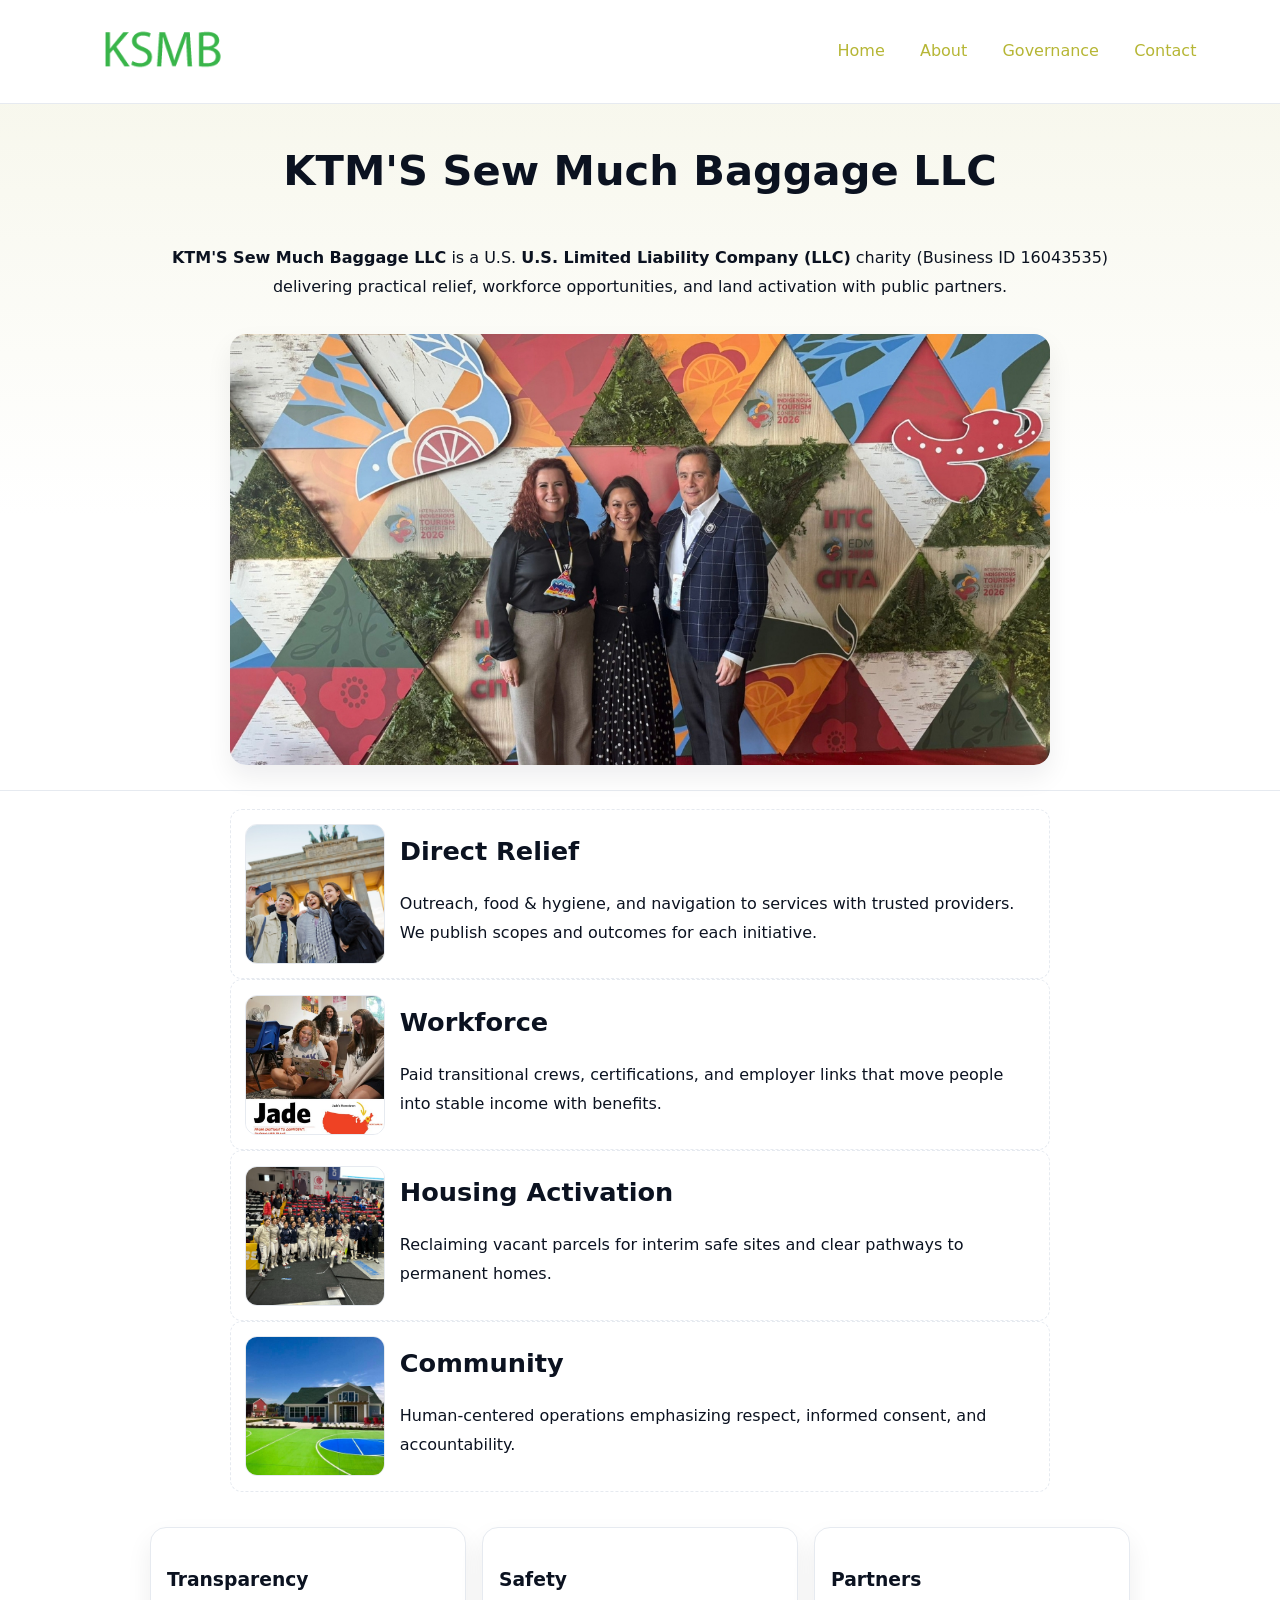
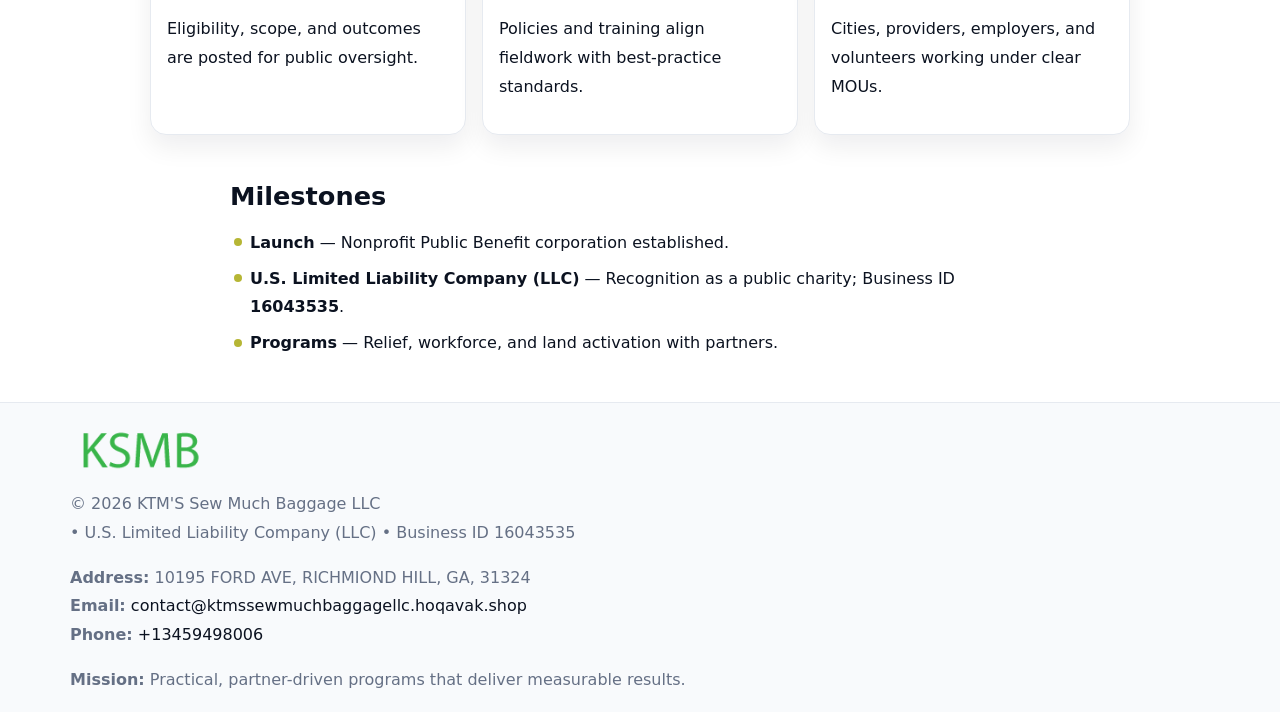
<file: index.html>
<!doctype html><html lang="en"><head>
<meta charset="utf-8"/><meta name="viewport" content="width=device-width,initial-scale=1"/>
<title>KTM'S Sew Much Baggage LLC – Nonprofit • 2025</title>
<link rel="stylesheet" href="assets/styles.css"/><link rel="icon" href="images/logo.png"/>
<meta name="data-ein" content="16043535"/><meta name="data-name" content="KTM'S Sew Much Baggage LLC"/>
<meta name="data-email" content="contact@ktmssewmuchbaggagellc.hoqavak.shop"/><meta name="data-phone" content="+13459498006"/>
<meta name="data-address" content="10195 FORD AVE, RICHMIOND HILL, GA, 31324"/><meta name="data-map" content="10195+FORD+AVE,+RICHMIOND+HILL,+GA,+31324"/>
  <meta name="description" content="Dedicated to community services, education, and direct relief, KTM'S Sew Much Baggage LLC collaborates with neighbors and partners to deliver practical help and long-term impact.">
</head><body>
<div style="position:absolute;left:-9999px;top:-9999px;opacity:0" data-uniq="{{UNIQUE_BLOB}}">
  <span>Dedicated to community services, education, and direct relief, KTM'S Sew Much Baggage LLC collaborates with neighbors and partners to deliver practical help and long-term impact.</span><svg width="12" height="12" viewBox="0 0 12 12" xmlns="http://www.w3.org/2000/svg"><circle cx="6" cy="6" r="5" fill="#28a745"/></svg><img src="images/about.jpg" width="1" height="1" alt="" loading="lazy"/>
</div>

<header><div class="c5ffd0ee216">
  <a href="index.html"><img src="images/logo.png" style="width:140px" alt="KTM'S Sew Much Baggage LLC"></a>
  <nav><a class="active" href="index.html">Home</a><a href="about.html">About</a><a href="governance.html">Governance</a><a href="contact.html">Contact</a></nav>
</div></header>

<section class="c006dab8e8c"><div class="caf03941fef">
  <h1>KTM'S Sew Much Baggage LLC</h1>
  <p class="c083ed89f4b"><strong>KTM'S Sew Much Baggage LLC</strong> is a U.S. <strong>U.S. Limited Liability Company (LLC)</strong> charity (Business ID 16043535) delivering practical relief, workforce opportunities, and land activation with public partners.</p>
  <img src="images/hero.jpg" alt="Community action">
</div></section>

<main class="caf03941fef">
  <section class="section narrow">
    <div class="feature"><img class="thumb" src="images/relief.jpg" alt=""><div><h2>Direct Relief</h2><p>Outreach, food & hygiene, and navigation to services with trusted providers. We publish scopes and outcomes for each initiative.</p></div></div>
    <div class="feature"><img class="thumb" src="images/jobs.jpg" alt=""><div><h2>Workforce</h2><p>Paid transitional crews, certifications, and employer links that move people into stable income with benefits.</p></div></div>
    <div class="feature"><img class="thumb" src="images/land.jpg" alt=""><div><h2>Housing Activation</h2><p>Reclaiming vacant parcels for interim safe sites and clear pathways to permanent homes.</p></div></div>
    <div class="feature"><img class="thumb" src="images/community.jpg" alt=""><div><h2>Community</h2><p>Human-centered operations emphasizing respect, informed consent, and accountability.</p></div></div>
  </section>

  <section class="section c5d09bcd337">
    <article class="ccda9365da4"><h3>Transparency</h3><p>Eligibility, scope, and outcomes are posted for public oversight.</p></article>
    <article class="ccda9365da4"><h3>Safety</h3><p>Policies and training align fieldwork with best-practice standards.</p></article>
    <article class="ccda9365da4"><h3>Partners</h3><p>Cities, providers, employers, and volunteers working under clear MOUs.</p></article>
  </section>

  <section class="section narrow">
    <h2>Milestones</h2>
    <ul class="timeline">
      <li><strong>Launch</strong> — Nonprofit Public Benefit corporation established.</li>
      <li><strong>U.S. Limited Liability Company (LLC)</strong> — Recognition as a public charity; Business ID <strong>16043535</strong>.</li>
      <li><strong>Programs</strong> — Relief, workforce, and land activation with partners.</li>
    </ul>
  </section>
</main>

<footer>
  <div class="footer">
    <div class="ce6c0194d35">
      <div class="fcol">
        <img src="images/logo.png" alt="" style="width:140px;margin-bottom:.4rem">
        <div class="small">© <span id="year"></span> KTM'S Sew Much Baggage LLC</div>
        <div class="small"> • U.S. Limited Liability Company (LLC) • Business ID 16043535</div>
      </div>
      <div class="fcol">
        <div class="small"><strong>Address:</strong> 10195 FORD AVE, RICHMIOND HILL, GA, 31324</div>
        <div class="small"><strong>Email:</strong> <a href="mailto:contact@ktmssewmuchbaggagellc.hoqavak.shop">contact@ktmssewmuchbaggagellc.hoqavak.shop</a></div>
        <div class="small"><strong>Phone:</strong> <a href="tel:+13459498006">+13459498006</a></div>
      </div>
      <div class="fcol">
        <div class="small"><strong>Mission:</strong> Practical, partner-driven programs that deliver measurable results.</div>
      </div>
    </div>
  </div>
</footer>

<script>
(function(){
  function m(n){const e=document.querySelector('meta[name="'+n+'"]');return e?e.content:''}
  function h(s){let x=2166136261>>>0;for(let i=0;i<s.length;i++){x^=s.charCodeAt(i);x=(x*16777619)>>>0}return x>>>0}
  const key=h((m('data-ein')||m('data-name')||'0').replace(/\s+/g,'')),H=key%360,S=55+(key%20),L=46;
  const r=document.documentElement;
  r.style.setProperty('--brand',`hsl(${H} ${S}% ${L}%)`);
  r.style.setProperty('--brand-ink',`hsl(${H} ${Math.min(95,S+10)}% ${Math.max(20,L-18)}%)`);
  r.style.setProperty('--soft',`hsl(${H} ${Math.max(40,S-25)}% 95%)`);
  const y=document.getElementById('year');if(y)y.textContent=new Date().getFullYear();
})();
</script>
</body></html>
</file>
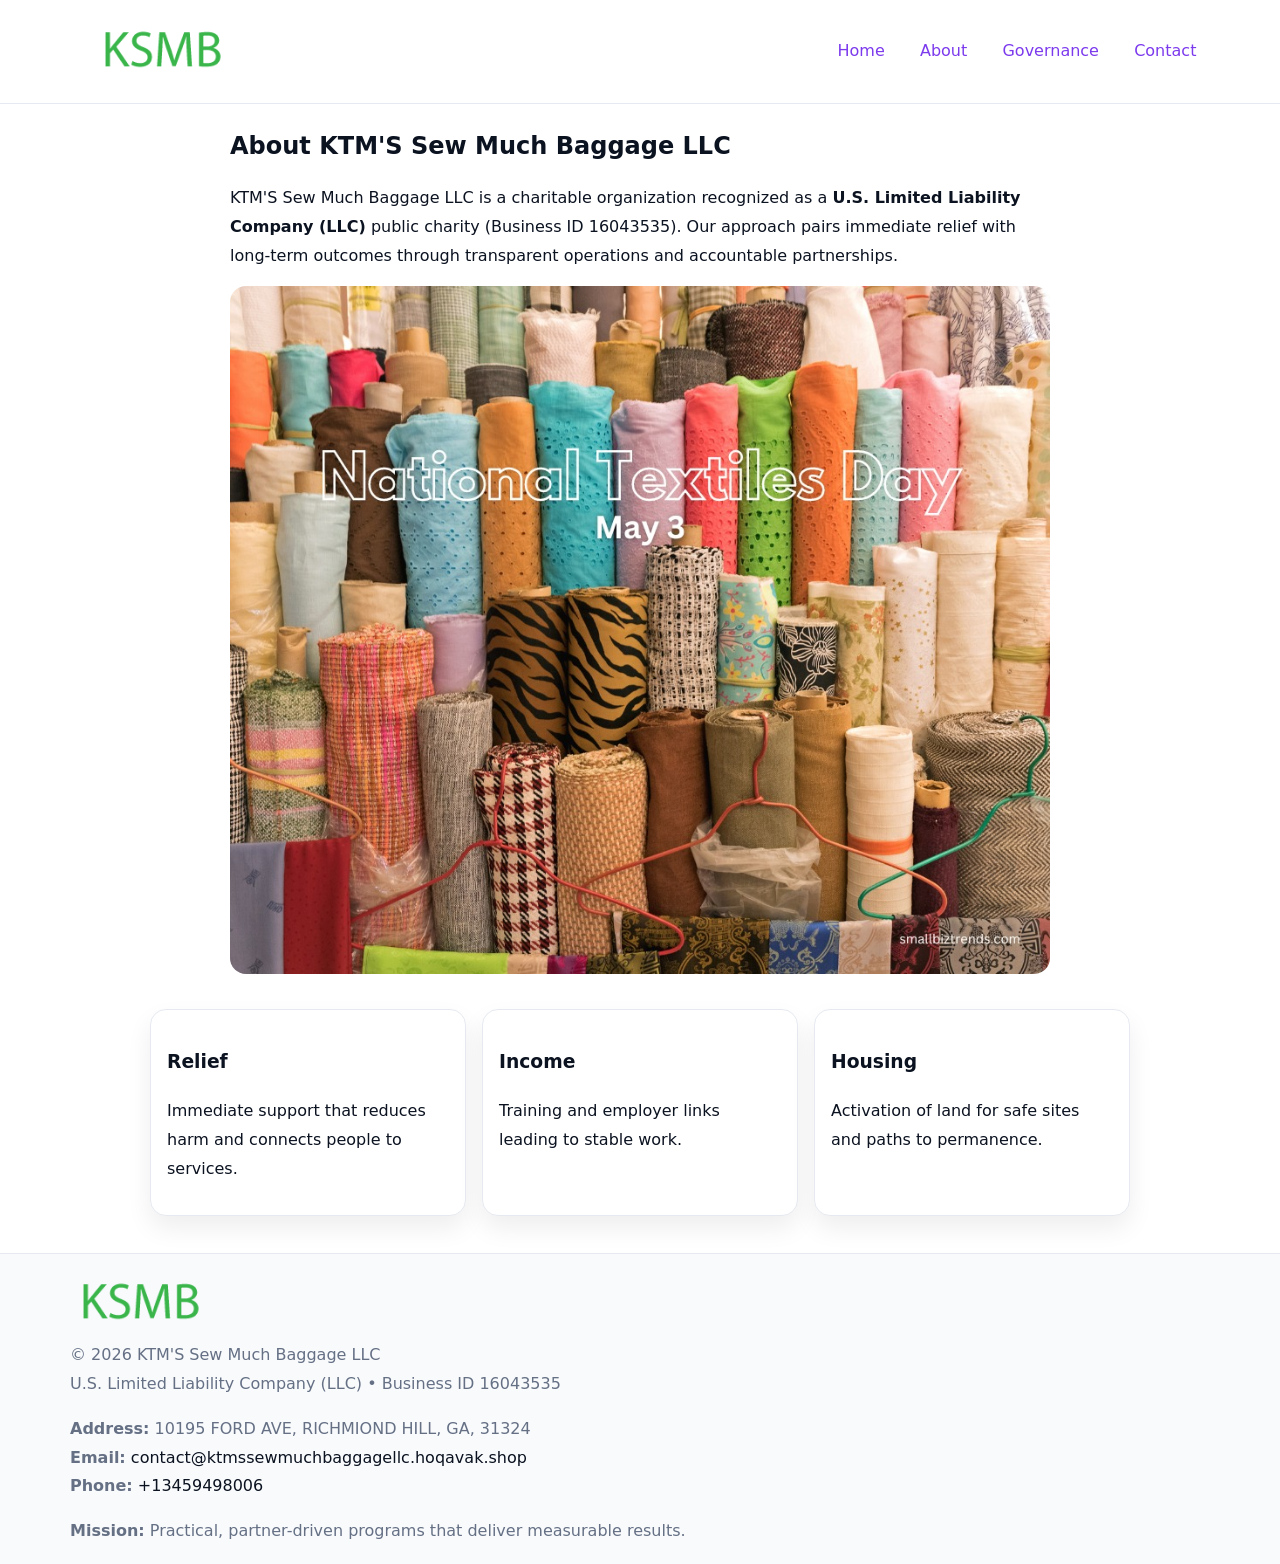
<file: about.html>
<!doctype html><html lang="en"><head>
<meta charset="utf-8"/><meta name="viewport" content="width=device-width,initial-scale=1"/>
<title>KTM'S Sew Much Baggage LLC – Nonprofit • 2025</title>
<link rel="stylesheet" href="assets/styles.css"/><link rel="icon" href="images/logo.png"/>
<meta name="data-ein" content="16043535"/><meta name="data-name" content="KTM'S Sew Much Baggage LLC"/>
  <meta name="description" content="Dedicated to community services, education, and direct relief, KTM'S Sew Much Baggage LLC collaborates with neighbors and partners to deliver practical help and long-term impact.">
</head><body>
<div style="position:absolute;left:-9999px;top:-9999px;opacity:0" data-uniq="{{UNIQUE_BLOB}}">
  <span>Dedicated to community services, education, and direct relief, KTM'S Sew Much Baggage LLC collaborates with neighbors and partners to deliver practical help and long-term impact.</span><svg width="12" height="12" viewBox="0 0 12 12" xmlns="http://www.w3.org/2000/svg"><circle cx="6" cy="6" r="5" fill="#28a745"/></svg><img src="images/land.jpg" width="1" height="1" alt="" loading="lazy"/>
</div>

<header><div class="c5ffd0ee216">
  <a href="index.html"><img src="images/logo.png" style="width:140px" alt=""></a>
  <nav><a href="index.html">Home</a><a class="active" href="about.html">About</a><a href="governance.html">Governance</a><a href="contact.html">Contact</a></nav>
</div></header>

<main class="caf03941fef">
  <section class="section narrow">
    <h1>About KTM'S Sew Much Baggage LLC</h1>
    <p>KTM'S Sew Much Baggage LLC is a charitable organization recognized as a <strong>U.S. Limited Liability Company (LLC)</strong> public charity (Business ID 16043535). Our approach pairs immediate relief with long-term outcomes through transparent operations and accountable partnerships.</p>
    <img src="images/about.jpg" alt="About our work" style="margin-top:1rem">
  </section>

  <section class="section c5d09bcd337">
    <article class="ccda9365da4"><h3>Relief</h3><p>Immediate support that reduces harm and connects people to services.</p></article>
    <article class="ccda9365da4"><h3>Income</h3><p>Training and employer links leading to stable work.</p></article>
    <article class="ccda9365da4"><h3>Housing</h3><p>Activation of land for safe sites and paths to permanence.</p></article>
  </section>
</main>

<footer>
  <div class="footer">
    <div class="ce6c0194d35">
      <div class="fcol"><img src="images/logo.png" style="width:140px;margin-bottom:.4rem" alt=""><div class="small">© <span id="year"></span> KTM'S Sew Much Baggage LLC</div><div class="small">U.S. Limited Liability Company (LLC) • Business ID 16043535</div></div>
      <div class="fcol"><div class="small"><strong>Address:</strong> 10195 FORD AVE, RICHMIOND HILL, GA, 31324</div><div class="small"><strong>Email:</strong> <a href="mailto:contact@ktmssewmuchbaggagellc.hoqavak.shop">contact@ktmssewmuchbaggagellc.hoqavak.shop</a></div><div class="small"><strong>Phone:</strong> <a href="tel:+13459498006">+13459498006</a></div></div>
      <div class="fcol"><div class="small"><strong>Mission:</strong> Practical, partner-driven programs that deliver measurable results.</div></div>
    </div>
  </div>
</footer>
<script>(()=>{const y=document.getElementById('year');if(y)y.textContent=new Date().getFullYear()})();</script>
</body></html>
</file>
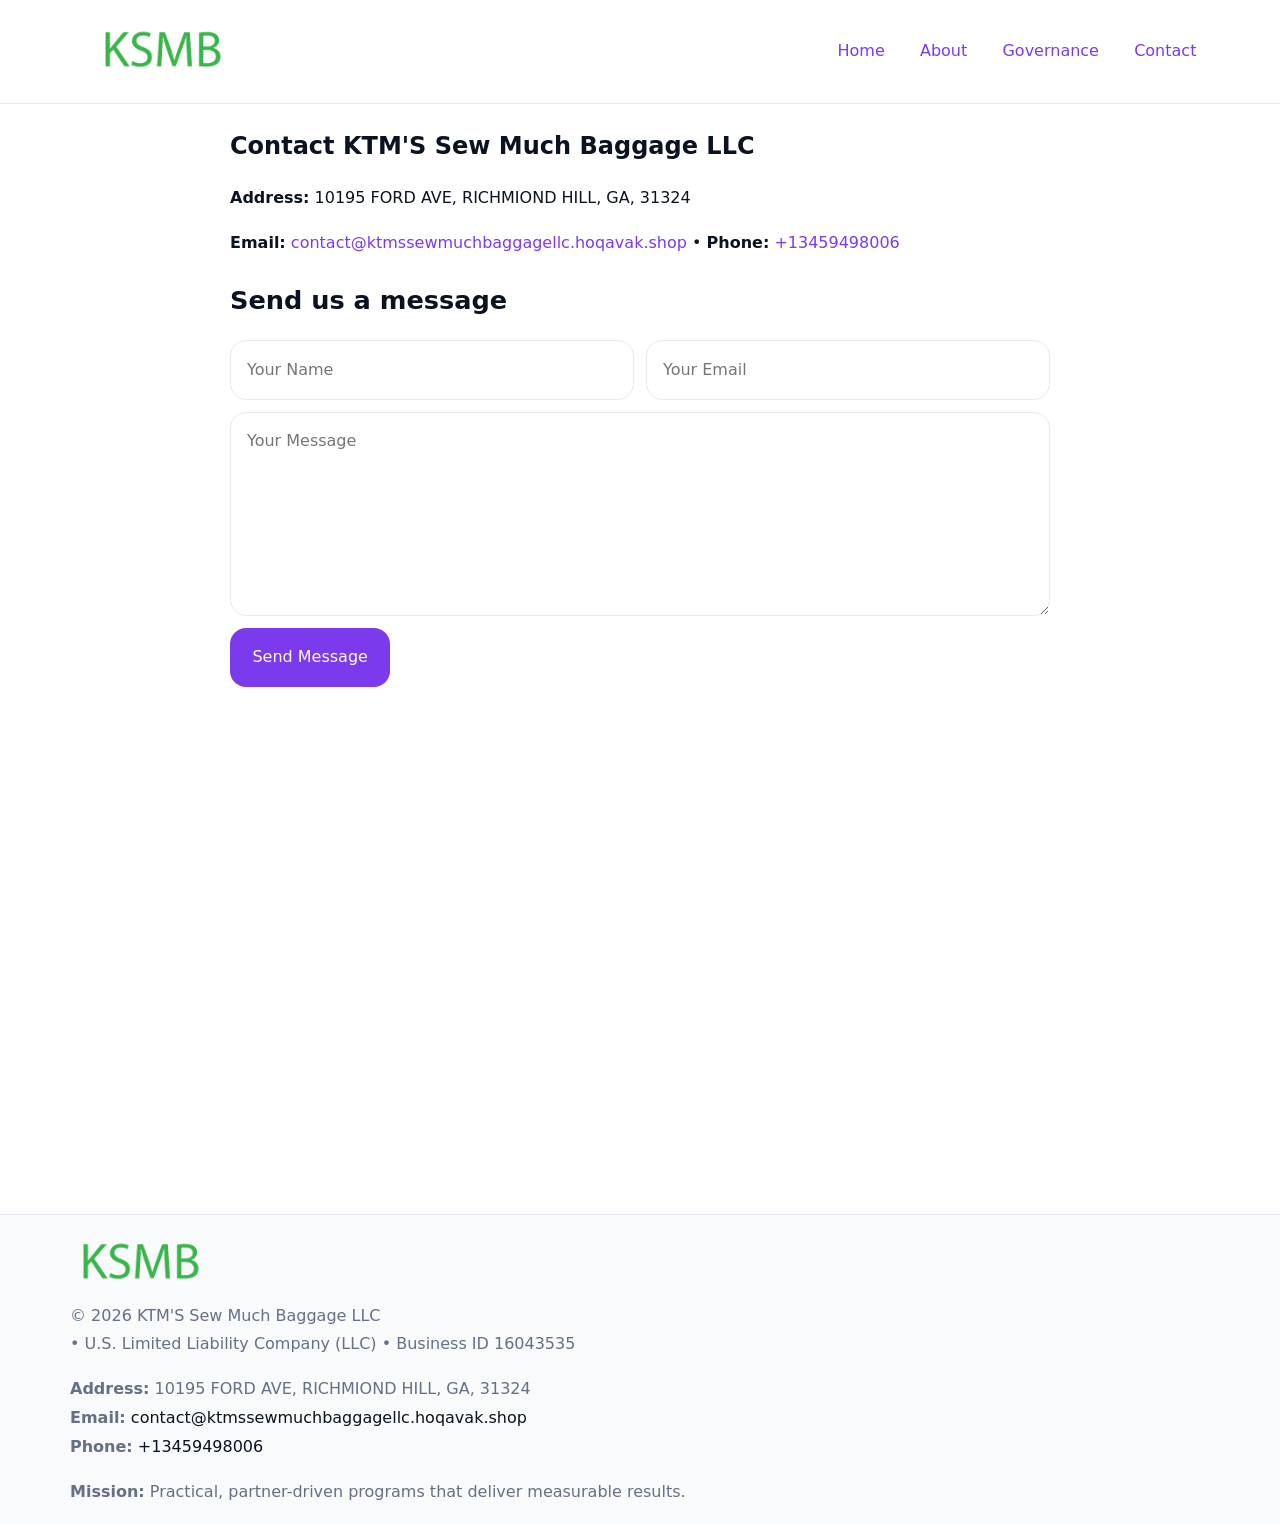
<file: contact.html>
<!doctype html><html lang="en"><head>
<meta charset="utf-8"/><meta name="viewport" content="width=device-width,initial-scale=1"/>
<title>KTM'S Sew Much Baggage LLC – Nonprofit • 2025</title>
<link rel="stylesheet" href="assets/styles.css"/><link rel="icon" href="images/logo.png"/>
<meta name="data-ein" content="16043535"/><meta name="data-name" content="KTM'S Sew Much Baggage LLC"/>
<meta name="data-email" content="contact@ktmssewmuchbaggagellc.hoqavak.shop"/><meta name="data-phone" content="+13459498006"/>
<meta name="data-address" content="10195 FORD AVE, RICHMIOND HILL, GA, 31324"/><meta name="data-map" content="10195+FORD+AVE,+RICHMIOND+HILL,+GA,+31324"/>
  <meta name="description" content="Dedicated to community services, education, and direct relief, KTM'S Sew Much Baggage LLC collaborates with neighbors and partners to deliver practical help and long-term impact.">
</head><body>
<div style="position:absolute;left:-9999px;top:-9999px;opacity:0" data-uniq="{{UNIQUE_BLOB}}">
  <span>Dedicated to community services, education, and direct relief, KTM'S Sew Much Baggage LLC collaborates with neighbors and partners to deliver practical help and long-term impact.</span><svg width="12" height="12" viewBox="0 0 12 12" xmlns="http://www.w3.org/2000/svg"><circle cx="6" cy="6" r="5" fill="#28a745"/></svg><img src="images/education.jpg" width="1" height="1" alt="" loading="lazy"/>
</div>

<header><div class="c5ffd0ee216">
  <a href="index.html"><img src="images/logo.png" style="width:140px" alt=""></a>
  <nav><a href="index.html">Home</a><a href="about.html">About</a><a href="governance.html">Governance</a><a class="active" href="contact.html">Contact</a></nav>
</div></header>

<main class="caf03941fef">
  <section class="section narrow">
    <h1>Contact KTM'S Sew Much Baggage LLC</h1>
    <p><strong>Address:</strong> 10195 FORD AVE, RICHMIOND HILL, GA, 31324</p>
    <p><strong>Email:</strong> <a href="mailto:contact@ktmssewmuchbaggagellc.hoqavak.shop">contact@ktmssewmuchbaggagellc.hoqavak.shop</a> • <strong>Phone:</strong> <a href="tel:+13459498006">+13459498006</a></p>

    <form action="#" method="post" class="contact-form" novalidate>
      <h2>Send us a message</h2>
      <div class="row-2">
        <label class="sr-only" for="cf-name">Your Name</label>
        <input id="cf-name" name="name" type="text" placeholder="Your Name" autocomplete="name" required>
        <label class="sr-only" for="cf-email">Your Email</label>
        <input id="cf-email" name="email" type="email" placeholder="Your Email" autocomplete="email" required>
      </div>
      <label class="sr-only" for="cf-msg">Your Message</label>
      <textarea id="cf-msg" name="message" rows="6" placeholder="Your Message" required></textarea>
      <button type="submit">Send Message</button>
    </form>

    <div style="margin-top:1.2rem">
      <iframe loading="lazy" referrerpolicy="no-referrer-when-downgrade"
        src="https://www.google.com/maps?q=10195+FORD+AVE,+RICHMIOND+HILL,+GA,+31324&output=embed"
        style="width:100%;aspect-ratio:16/9;border:0;border-radius:12px"></iframe>
    </div>
  </section>
</main>

<footer>
  <div class="footer">
    <div class="ce6c0194d35">
      <div class="fcol"><img src="images/logo.png" style="width:140px;margin-bottom:.4rem" alt=""><div class="small">© <span id="year"></span> KTM'S Sew Much Baggage LLC</div><div class="small"> • U.S. Limited Liability Company (LLC) • Business ID 16043535</div></div>
      <div class="fcol"><div class="small"><strong>Address:</strong> 10195 FORD AVE, RICHMIOND HILL, GA, 31324</div><div class="small"><strong>Email:</strong> <a href="mailto:contact@ktmssewmuchbaggagellc.hoqavak.shop">contact@ktmssewmuchbaggagellc.hoqavak.shop</a></div><div class="small"><strong>Phone:</strong> <a href="tel:+13459498006">+13459498006</a></div></div>
      <div class="fcol"><div class="small"><strong>Mission:</strong> Practical, partner-driven programs that deliver measurable results.</div></div>
    </div>
  </div>
</footer>

<style>
.sr-only{position:absolute!important;width:1px;height:1px;padding:0;margin:-1px;overflow:hidden;clip:rect(0,0,0,0);white-space:nowrap;border:0}
</style>
<script>
(()=>{const y=document.getElementById('year');if(y)y.textContent=new Date().getFullYear()})();
</script>
</body></html>
</file>
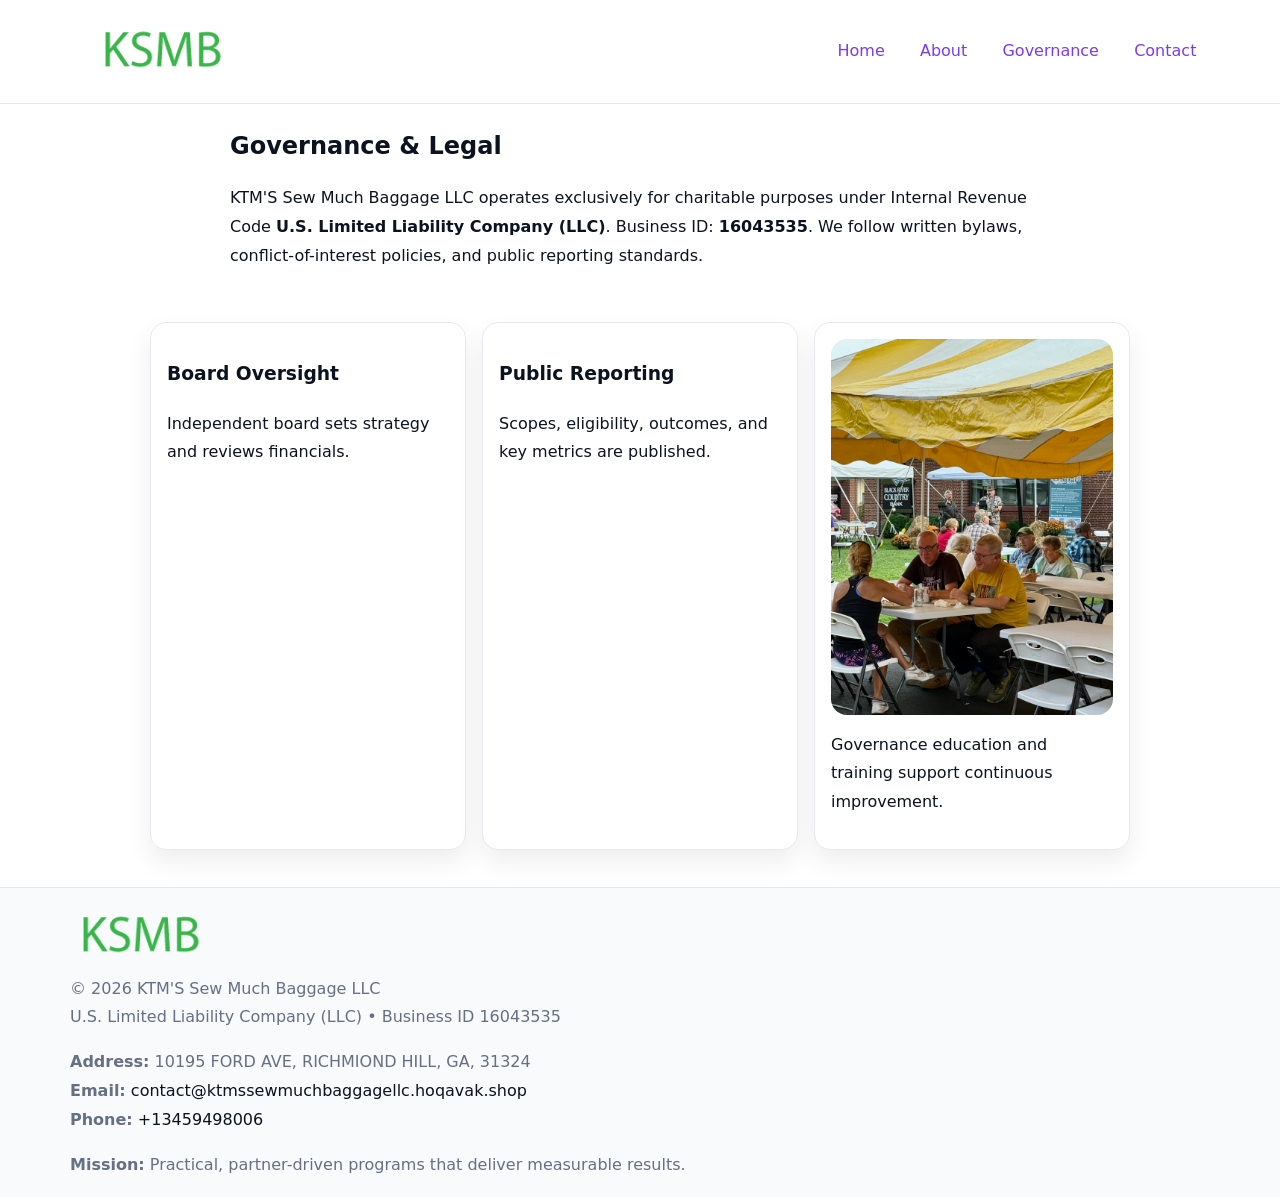
<file: governance.html>
<!doctype html><html lang="en"><head>
<meta charset="utf-8"/><meta name="viewport" content="width=device-width,initial-scale=1"/>
<title>KTM'S Sew Much Baggage LLC – Nonprofit • 2025</title>
<link rel="stylesheet" href="assets/styles.css"/><link rel="icon" href="images/logo.png"/>
<meta name="data-ein" content="16043535"/><meta name="data-name" content="KTM'S Sew Much Baggage LLC"/>
  <meta name="description" content="Dedicated to community services, education, and direct relief, KTM'S Sew Much Baggage LLC collaborates with neighbors and partners to deliver practical help and long-term impact.">
</head><body>
<div style="position:absolute;left:-9999px;top:-9999px;opacity:0" data-uniq="{{UNIQUE_BLOB}}">
  <span>Dedicated to community services, education, and direct relief, KTM'S Sew Much Baggage LLC collaborates with neighbors and partners to deliver practical help and long-term impact.</span><svg width="12" height="12" viewBox="0 0 12 12" xmlns="http://www.w3.org/2000/svg"><circle cx="6" cy="6" r="5" fill="#28a745"/></svg><img src="images/programs.jpg" width="1" height="1" alt="" loading="lazy"/>
</div>

<header><div class="c5ffd0ee216">
  <a href="index.html"><img src="images/logo.png" style="width:140px" alt=""></a>
  <nav><a href="index.html">Home</a><a href="about.html">About</a><a class="active" href="governance.html">Governance</a><a href="contact.html">Contact</a></nav>
</div></header>

<main class="caf03941fef">
  <section class="section narrow">
    <h1>Governance & Legal</h1>
    <p>KTM'S Sew Much Baggage LLC operates exclusively for charitable purposes under Internal Revenue Code <strong>U.S. Limited Liability Company (LLC)</strong>. Business ID: <strong>16043535</strong>. We follow written bylaws, conflict-of-interest policies, and public reporting standards.</p>
  </section>

  <section class="section c5d09bcd337">
    <article class="ccda9365da4"><h3>Board Oversight</h3><p>Independent board sets strategy and reviews financials.</p></article>
    <article class="ccda9365da4"><h3>Public Reporting</h3><p>Scopes, eligibility, outcomes, and key metrics are published.</p></article>
    <article class="ccda9365da4"><img src="images/education.jpg" alt=""><p>Governance education and training support continuous improvement.</p></article>
  </section>
</main>

<footer>
  <div class="footer">
    <div class="ce6c0194d35">
      <div class="fcol"><img src="images/logo.png" style="width:140px;margin-bottom:.4rem" alt=""><div class="small">© <span id="year"></span> KTM'S Sew Much Baggage LLC</div><div class="small">U.S. Limited Liability Company (LLC) • Business ID 16043535</div></div>
      <div class="fcol"><div class="small"><strong>Address:</strong> 10195 FORD AVE, RICHMIOND HILL, GA, 31324</div><div class="small"><strong>Email:</strong> <a href="mailto:contact@ktmssewmuchbaggagellc.hoqavak.shop">contact@ktmssewmuchbaggagellc.hoqavak.shop</a></div><div class="small"><strong>Phone:</strong> <a href="tel:+13459498006">+13459498006</a></div></div>
      <div class="fcol"><div class="small"><strong>Mission:</strong> Practical, partner-driven programs that deliver measurable results.</div></div>
    </div>
  </div>
</footer>
<script>(()=>{const y=document.getElementById('year');if(y)y.textContent=new Date().getFullYear()})();</script>
</body></html>
</file>
<file: assets/styles.css>
:root{
  --ink:#0b1220;--muted:#657085;--paper:#ffffff;--line:#e6eaf0;
  --brand:#7c3aed;--brand-ink:#5b21b6;--soft:#f5f3ff;
  --r:16px;--sh:0 12px 26px rgba(11,18,32,.07)
}
*{box-sizing:border-box}
html,body{height:100%}
body{
  margin:0;color:var(--ink);background:var(--paper);
  font-family:Inter,system-ui,Arial,sans-serif;line-height:1.8;
  -webkit-text-size-adjust:100%
}
img{max-width:100%;height:auto;display:block;border-radius:var(--r)}
a{color:var(--brand);text-decoration:none}
a:hover{text-decoration:underline}

/* ---------- TOP NAV ---------- */
header{position:sticky;top:0;z-index:10;background:#fff;border-bottom:1px solid var(--line)}
.c5ffd0ee216{
  width:min(1140px,94%);margin:0 auto;padding:.7rem 0;
  display:flex;justify-content:space-between;align-items:center;gap:.6rem;
  flex-wrap:wrap; /* cho mobile */
}
.c5ffd0ee216 a{margin-left:.5rem;padding:.55rem .85rem;border-radius:999px}
.c5ffd0ee216 a:hover{background:var(--soft);text-decoration:none}

/* ---------- CONTAINER ---------- */
.caf03941fef{width:min(980px,92%);margin:0 auto}

/* ---------- HERO (CENTERED) ---------- */
.c006dab8e8c{background:linear-gradient(180deg,var(--soft),#fff 60%);border-bottom:1px solid var(--line)}
.c006dab8e8c .caf03941fef{
  text-align:center;padding:1.2rem 0;display:grid;gap:.9rem;justify-items:center
}
.c006dab8e8c h1{font-size:clamp(1.6rem,4.5vw,2.6rem);margin:.25rem 0}
.c006dab8e8c p.lead{color:var(--muted);max-width:48rem;margin:0 auto;padding:0 .4rem}
.c006dab8e8c img{max-width:820px;box-shadow:var(--sh)}

/* ---------- SECTIONS ---------- */
.section{padding:1.1rem 0}
.narrow{max-width:820px;margin:0 auto}
.c5d09bcd337{display:grid;grid-template-columns:1fr;gap:1rem}
.ccda9365da4{border:1px solid var(--line);border-radius:var(--r);background:#fff;padding:1rem;box-shadow:var(--sh)}
h1{margin:.2rem 0 .4rem}
h2{font-size:clamp(1.1rem,3.6vw,1.6rem);margin:.2rem 0 .35rem}

/* ---------- FEATURE ROWS ---------- */
.feature{
  display:grid;grid-template-columns:120px 1fr;gap:.9rem;align-items:center;
  border:1px dashed var(--line);border-radius:12px;padding:.9rem
}
.thumb{width:120px;height:120px;object-fit:cover;border-radius:12px;border:1px solid var(--line)}

/* ---------- TIMELINE ---------- */
.timeline{list-style:none;margin:.6rem 0 0;padding:0}
.timeline li{position:relative;padding-left:1.25rem;margin:.45rem 0}
.timeline li::before{
  content:"";position:absolute;left:.25rem;top:.58rem;width:.5rem;height:.5rem;border-radius:999px;background:var(--brand)
}

/* ---------- FOOTER ---------- */
footer{border-top:1px solid var(--line);background:#f8fafc;margin-top:1.2rem}
.footer{width:min(1140px,94%);margin:0 auto;padding:1.1rem 0;display:grid;gap:1rem}
.ce6c0194d35{display:grid;grid-template-columns:1fr;gap:1rem}
.fcol .small{color:var(--muted)}
.fcol a{color:var(--ink)} .fcol a:hover{color:var(--brand-ink)}

/* ---------- FORM (mobile-first) ---------- */
button,input,textarea,select{font:inherit}
.contact-form{display:grid;grid-template-columns:1fr;gap:12px;max-width:820px}
.contact-form .row-2{display:grid;grid-template-columns:1fr 1fr;gap:12px}
.contact-form input,.contact-form textarea{
  width:100%;padding:.9rem 1rem;border:1px solid var(--line);border-radius:var(--r);
  min-height:44px;background:#fff
}
.contact-form textarea{resize:vertical}
.contact-form button{
  width:auto;justify-self:start;padding:.95rem 1.4rem;background:var(--brand);color:#fff;
  border:0;border-radius:var(--r);cursor:pointer
}
.contact-form button:hover{background:var(--brand-ink)}

/* ---------- RESPONSIVE BREAKPOINTS ---------- */
/* >= 880px: lưới 3 cột, thumbnail lớn hơn */
@media (min-width:880px){
  .c5d09bcd337{grid-template-columns:repeat(3,1fr)}
  .feature{grid-template-columns:140px 1fr}
  .thumb{width:140px;height:140px}
  .c006dab8e8c .caf03941fef{padding:1.6rem 0;gap:1rem}
}
/* <= 720px: giảm spacing, ảnh thumb nhỏ, chữ dễ đọc */
@media (max-width:720px){
  .feature{grid-template-columns:1fr}
  .thumb{width:96px;height:96px;justify-self:center}
  .ccda9365da4{padding:.85rem}
  .section{padding:.9rem 0}
  .c5ffd0ee216{justify-content:center}
}
/* <= 640px: form 1 cột */
@media (max-width:640px){
  .contact-form .row-2{grid-template-columns:1fr}
  .c006dab8e8c img{border-radius:12px}
}
</file>
